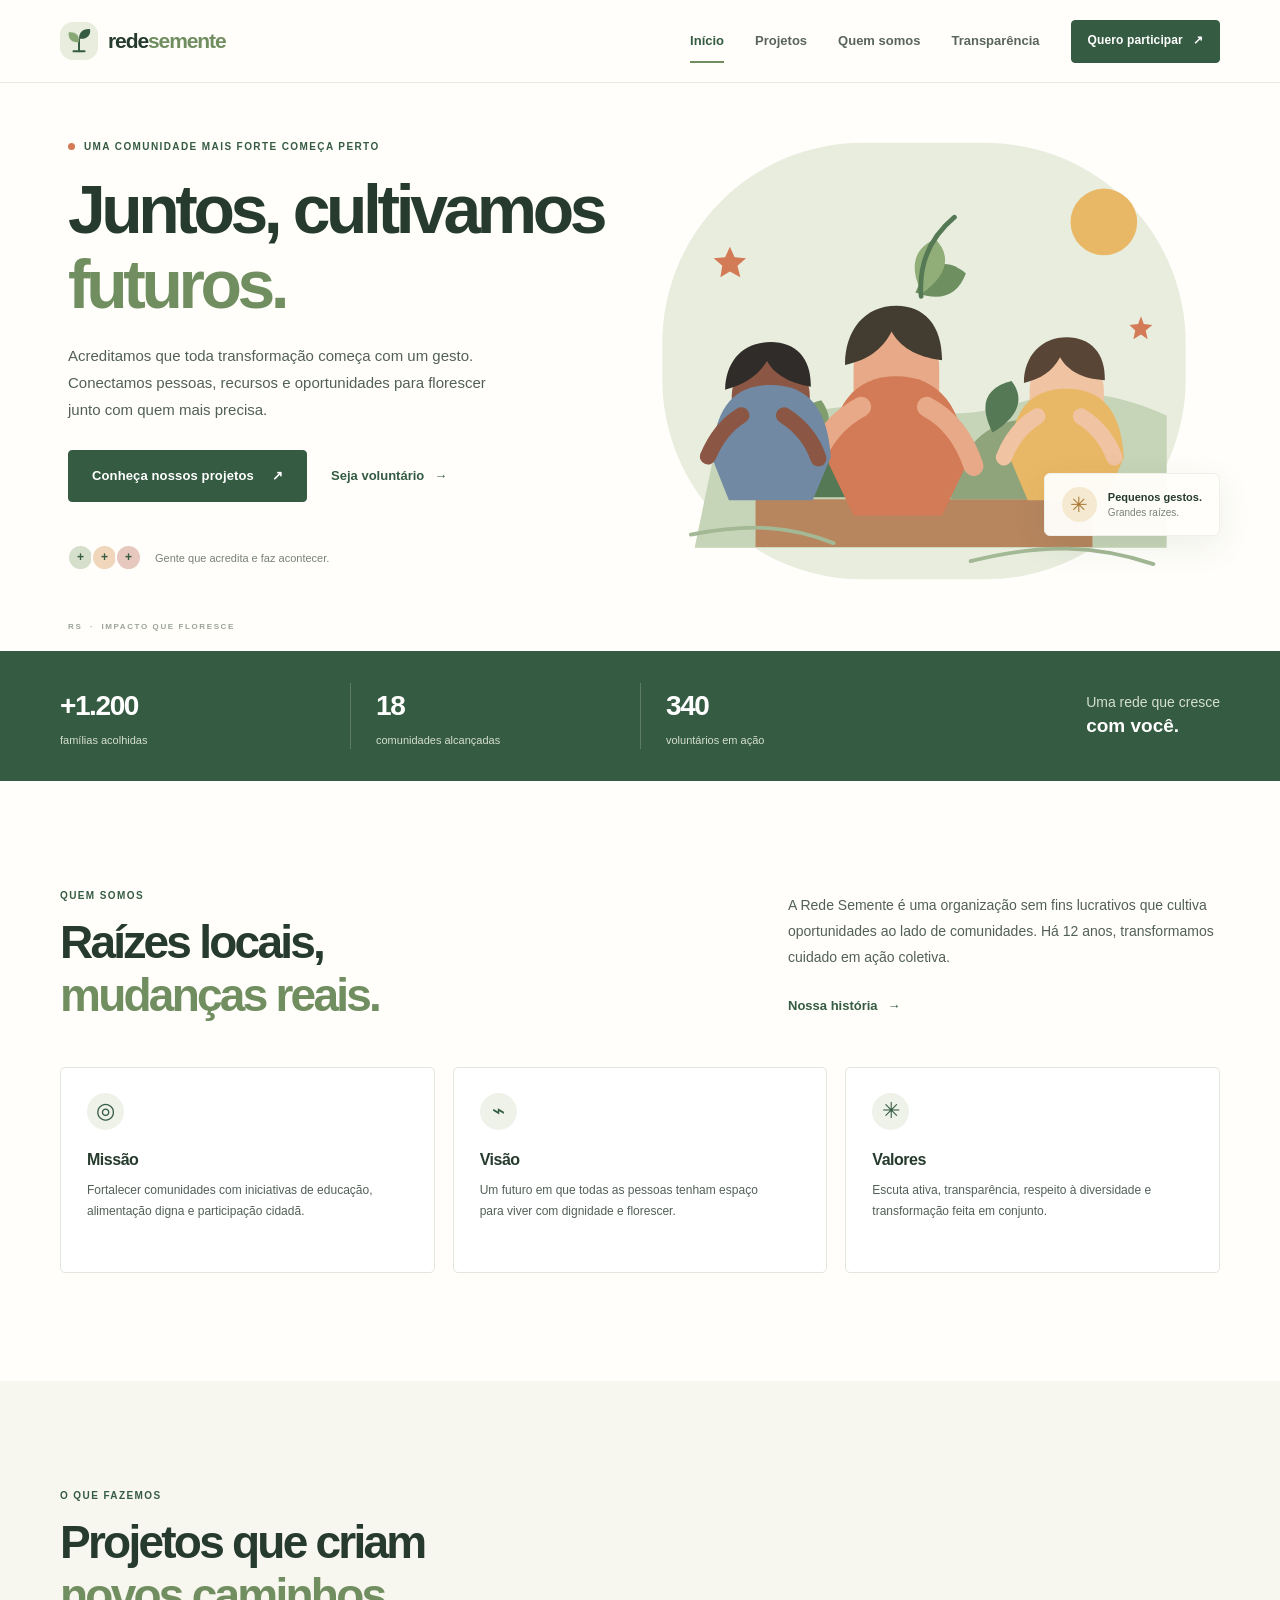
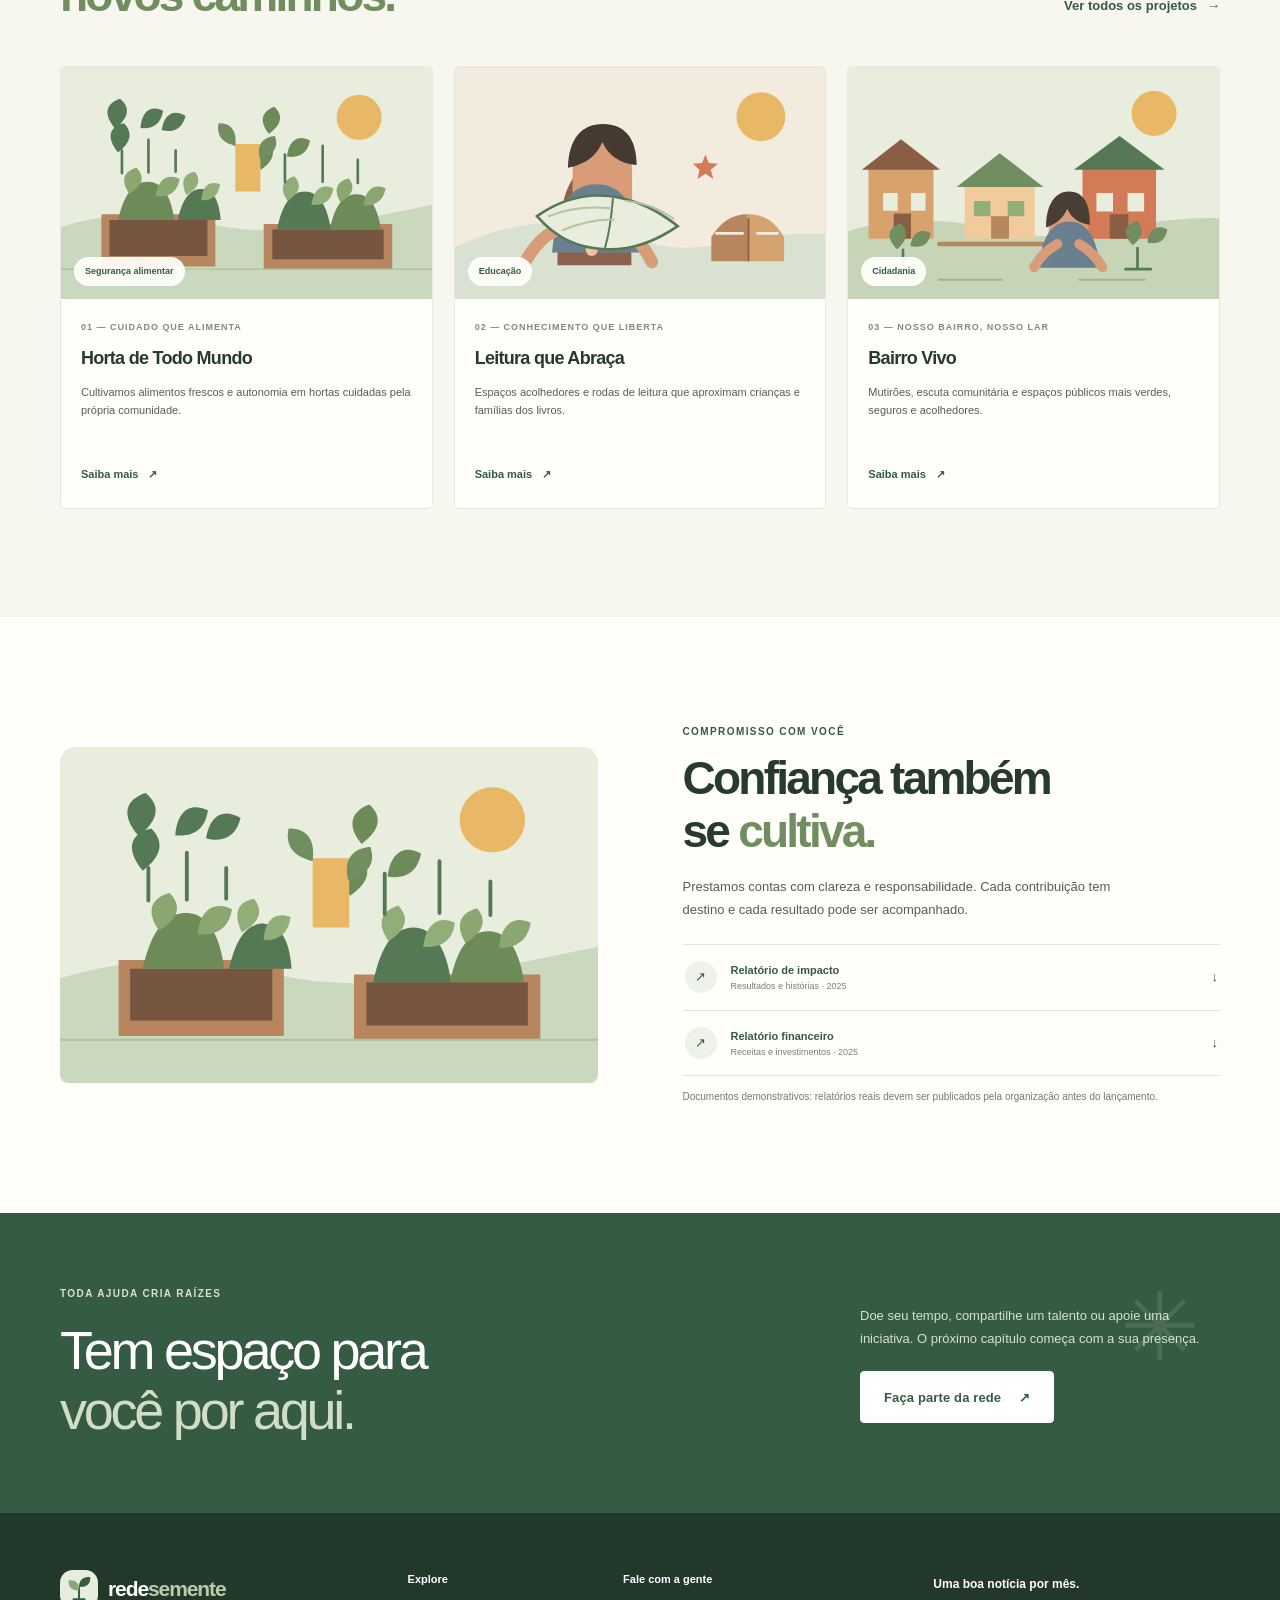
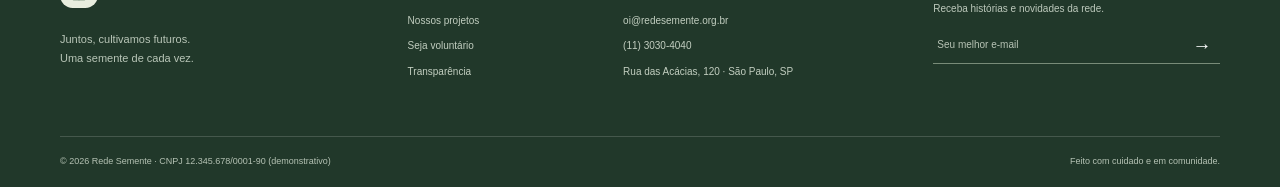
<file: index.html/index.html>
<!doctype html>
<html lang="pt-BR">
  <head>
    <meta charset="utf-8">
    <meta name="viewport" content="width=device-width, initial-scale=1">
    <meta name="description" content="A Rede Semente fortalece comunidades com educação, segurança alimentar e oportunidades para voluntários. Conheça nossos projetos e faça parte.">
    <meta name="theme-color" content="#f7f6ef">
    <meta property="og:title" content="Rede Semente | Juntos, cultivamos futuros">
    <meta property="og:description" content="Ações locais, impacto que floresce. Conheça a Rede Semente, nossos projetos e oportunidades para transformar comunidades.">
    <meta property="og:type" content="website">
    <title>Rede Semente | Juntos, cultivamos futuros</title>
    <link rel="icon" href="assets/semente.svg" type="image/svg+xml">
    <link rel="stylesheet" href="style.css">
    <script src="script.js" defer></script>
  </head>
  <body>
    <a class="skip-link" href="#conteudo">Pular para o conteúdo</a>
    <header class="site-header">
      <div class="container header-inner">
        <a class="brand" href="index.html" aria-label="Rede Semente — início">
          <img src="assets/semente.svg" alt="" width="38" height="38">
          <span>rede<span class="brand-accent">semente</span></span>
        </a>
        <button class="menu-toggle" type="button" aria-expanded="false" aria-controls="site-nav" aria-label="Abrir menu">
          <span></span><span></span><span></span>
        </button>
        <nav class="site-nav" id="site-nav" aria-label="Navegação principal">
          <a class="nav-link active" href="index.html" aria-current="page">Início</a>
          <a class="nav-link" href="projetos.html">Projetos</a>
          <a class="nav-link" href="#sobre">Quem somos</a>
          <a class="nav-link" href="#transparencia">Transparência</a>
          <a class="button button-small" href="cadastro.html">Quero participar <span aria-hidden="true">↗</span></a>
        </nav>
      </div>
    </header>

    <main id="conteudo">
      <section class="hero container">
        <div class="hero-copy">
          <p class="eyebrow"><span class="eyebrow-dot"></span> Uma comunidade mais forte começa perto</p>
          <h1>Juntos, cultivamos <span>futuros.</span></h1>
          <p class="hero-description">Acreditamos que toda transformação começa com um gesto. Conectamos pessoas, recursos e oportunidades para florescer junto com quem mais precisa.</p>
          <div class="hero-actions">
            <a class="button" href="projetos.html">Conheça nossos projetos <span aria-hidden="true">↗</span></a>
            <a class="text-link" href="cadastro.html">Seja voluntário <span aria-hidden="true">→</span></a>
          </div>
          <div class="hero-note"><span class="avatar-stack" aria-hidden="true"><i>+</i><i>+</i><i>+</i></span><span>Gente que acredita e faz acontecer.</span></div>
        </div>
        <div class="hero-art">
          <img src="assets/comunidade.svg" width="620" height="510" fetchpriority="high" alt="Ilustração de pessoas diversas cuidando juntas de uma muda que cresce">
          <div class="floating-note"><span class="note-icon" aria-hidden="true">✳</span><span><strong>Pequenos gestos.</strong><br>Grandes raízes.</span></div>
        </div>
        <div class="hero-bottom-mark" aria-hidden="true">RS&nbsp; · &nbsp;IMPACTO QUE FLORESCE</div>
      </section>

      <section class="impact-strip" aria-label="Nosso impacto">
        <div class="container impact-grid">
          <div><strong>+1.200</strong><span>famílias acolhidas</span></div>
          <div><strong>18</strong><span>comunidades alcançadas</span></div>
          <div><strong>340</strong><span>voluntários em ação</span></div>
          <div class="impact-message">Uma rede que cresce<br><em>com você.</em></div>
        </div>
      </section>

      <section class="section container" id="sobre">
        <div class="section-heading">
          <div><p class="eyebrow">Quem somos</p><h2>Raízes locais,<br><span>mudanças reais.</span></h2></div>
          <div class="section-intro"><p>A Rede Semente é uma organização sem fins lucrativos que cultiva oportunidades ao lado de comunidades. Há 12 anos, transformamos cuidado em ação coletiva.</p><a class="text-link" href="#valores">Nossa história <span aria-hidden="true">→</span></a></div>
        </div>
        <div class="values-grid" id="valores">
          <article class="value-card"><span class="value-icon" aria-hidden="true">◎</span><h3>Missão</h3><p>Fortalecer comunidades com iniciativas de educação, alimentação digna e participação cidadã.</p></article>
          <article class="value-card"><span class="value-icon" aria-hidden="true">⌁</span><h3>Visão</h3><p>Um futuro em que todas as pessoas tenham espaço para viver com dignidade e florescer.</p></article>
          <article class="value-card"><span class="value-icon" aria-hidden="true">✳</span><h3>Valores</h3><p>Escuta ativa, transparência, respeito à diversidade e transformação feita em conjunto.</p></article>
        </div>
      </section>

      <section class="section projects-section" id="destaques">
        <div class="container">
          <div class="section-heading section-heading-tight">
            <div><p class="eyebrow">O que fazemos</p><h2>Projetos que criam<br><span>novos caminhos.</span></h2></div>
            <a class="text-link" href="projetos.html">Ver todos os projetos <span aria-hidden="true">→</span></a>
          </div>
          <div class="project-grid">
            <article class="project-card">
              <a class="project-image" href="projetos.html#horta"><img src="assets/horta.svg" width="560" height="350" loading="lazy" alt="Ilustração de uma horta comunitária com canteiros e verduras"><span class="category-pill">Segurança alimentar</span></a>
              <div class="project-card-body"><p class="project-meta">01 — CUIDADO QUE ALIMENTA</p><h3>Horta de Todo Mundo</h3><p>Cultivamos alimentos frescos e autonomia em hortas cuidadas pela própria comunidade.</p><a class="arrow-link" href="projetos.html#horta" aria-label="Saiba mais sobre Horta de Todo Mundo">Saiba mais <span aria-hidden="true">↗</span></a></div>
            </article>
            <article class="project-card">
              <a class="project-image" href="projetos.html#leitura"><img src="assets/educacao.svg" width="560" height="350" loading="lazy" alt="Ilustração de uma criança lendo um livro aberto"><span class="category-pill">Educação</span></a>
              <div class="project-card-body"><p class="project-meta">02 — CONHECIMENTO QUE LIBERTA</p><h3>Leitura que Abraça</h3><p>Espaços acolhedores e rodas de leitura que aproximam crianças e famílias dos livros.</p><a class="arrow-link" href="projetos.html#leitura" aria-label="Saiba mais sobre Leitura que Abraça">Saiba mais <span aria-hidden="true">↗</span></a></div>
            </article>
            <article class="project-card">
              <a class="project-image" href="projetos.html#bairro"><img src="assets/bairro.svg" width="560" height="350" loading="lazy" alt="Ilustração de vizinhos cuidando juntos de um espaço público"><span class="category-pill">Cidadania</span></a>
              <div class="project-card-body"><p class="project-meta">03 — NOSSO BAIRRO, NOSSO LAR</p><h3>Bairro Vivo</h3><p>Mutirões, escuta comunitária e espaços públicos mais verdes, seguros e acolhedores.</p><a class="arrow-link" href="projetos.html#bairro" aria-label="Saiba mais sobre Bairro Vivo">Saiba mais <span aria-hidden="true">↗</span></a></div>
            </article>
          </div>
        </div>
      </section>

      <section class="section container transparency-section" id="transparencia">
        <div class="transparency-art"><img src="assets/horta.svg" loading="lazy" width="540" height="380" alt="Ilustração de uma horta cultivada em comunidade"></div>
        <div class="transparency-copy"><p class="eyebrow">Compromisso com você</p><h2>Confiança também<br>se <span>cultiva.</span></h2><p>Prestamos contas com clareza e responsabilidade. Cada contribuição tem destino e cada resultado pode ser acompanhado.</p><div class="transparency-links"><a class="document-link" href="projetos.html#transparencia"><span aria-hidden="true">↗</span><span><strong>Relatório de impacto</strong><small>Resultados e histórias · 2025</small></span><span aria-hidden="true">↓</span></a><a class="document-link" href="projetos.html#transparencia"><span aria-hidden="true">↗</span><span><strong>Relatório financeiro</strong><small>Receitas e investimentos · 2025</small></span><span aria-hidden="true">↓</span></a></div><p class="demo-notice">Documentos demonstrativos: relatórios reais devem ser publicados pela organização antes do lançamento.</p></div>
      </section>

      <section class="join-banner">
        <div class="container join-inner"><div><p class="eyebrow">Toda ajuda cria raízes</p><h2>Tem espaço para<br><em>você por aqui.</em></h2></div><div class="join-side"><p>Doe seu tempo, compartilhe um talento ou apoie uma iniciativa. O próximo capítulo começa com a sua presença.</p><a class="button button-light" href="cadastro.html">Faça parte da rede <span aria-hidden="true">↗</span></a></div><span class="join-spark" aria-hidden="true">✳</span></div>
      </section>
    </main>

    <footer class="site-footer">
      <div class="container footer-main">
        <div class="footer-brand"><a class="brand brand-light" href="index.html"><img src="assets/semente.svg" alt="" width="38" height="38"><span>rede<span class="brand-accent">semente</span></span></a><p>Juntos, cultivamos futuros.<br>Uma semente de cada vez.</p></div>
        <div><h2 class="footer-title">Explore</h2><a href="projetos.html">Nossos projetos</a><a href="cadastro.html">Seja voluntário</a><a href="projetos.html#transparencia">Transparência</a></div>
        <div><h2 class="footer-title">Fale com a gente</h2><a href="mailto:oi@redesemente.org.br">oi@redesemente.org.br</a><a href="tel:+551130304040">(11) 3030-4040</a><span>Rua das Acácias, 120 · São Paulo, SP</span></div>
        <form class="newsletter-form" novalidate><label for="newsletter-email">Uma boa notícia por mês.</label><p>Receba histórias e novidades da rede.</p><div class="newsletter-field"><input id="newsletter-email" name="email" type="email" placeholder="Seu melhor e-mail" required autocomplete="email"><button type="submit" aria-label="Inscrever-se na newsletter">→</button></div><p class="form-feedback" aria-live="polite"></p></form>
      </div>
      <div class="container footer-bottom"><span>© <span data-year>2026</span> Rede Semente · CNPJ 12.345.678/0001-90 (demonstrativo)</span><span>Feito com cuidado e em comunidade.</span></div>
    </footer>
  </body>
</html>
</file>
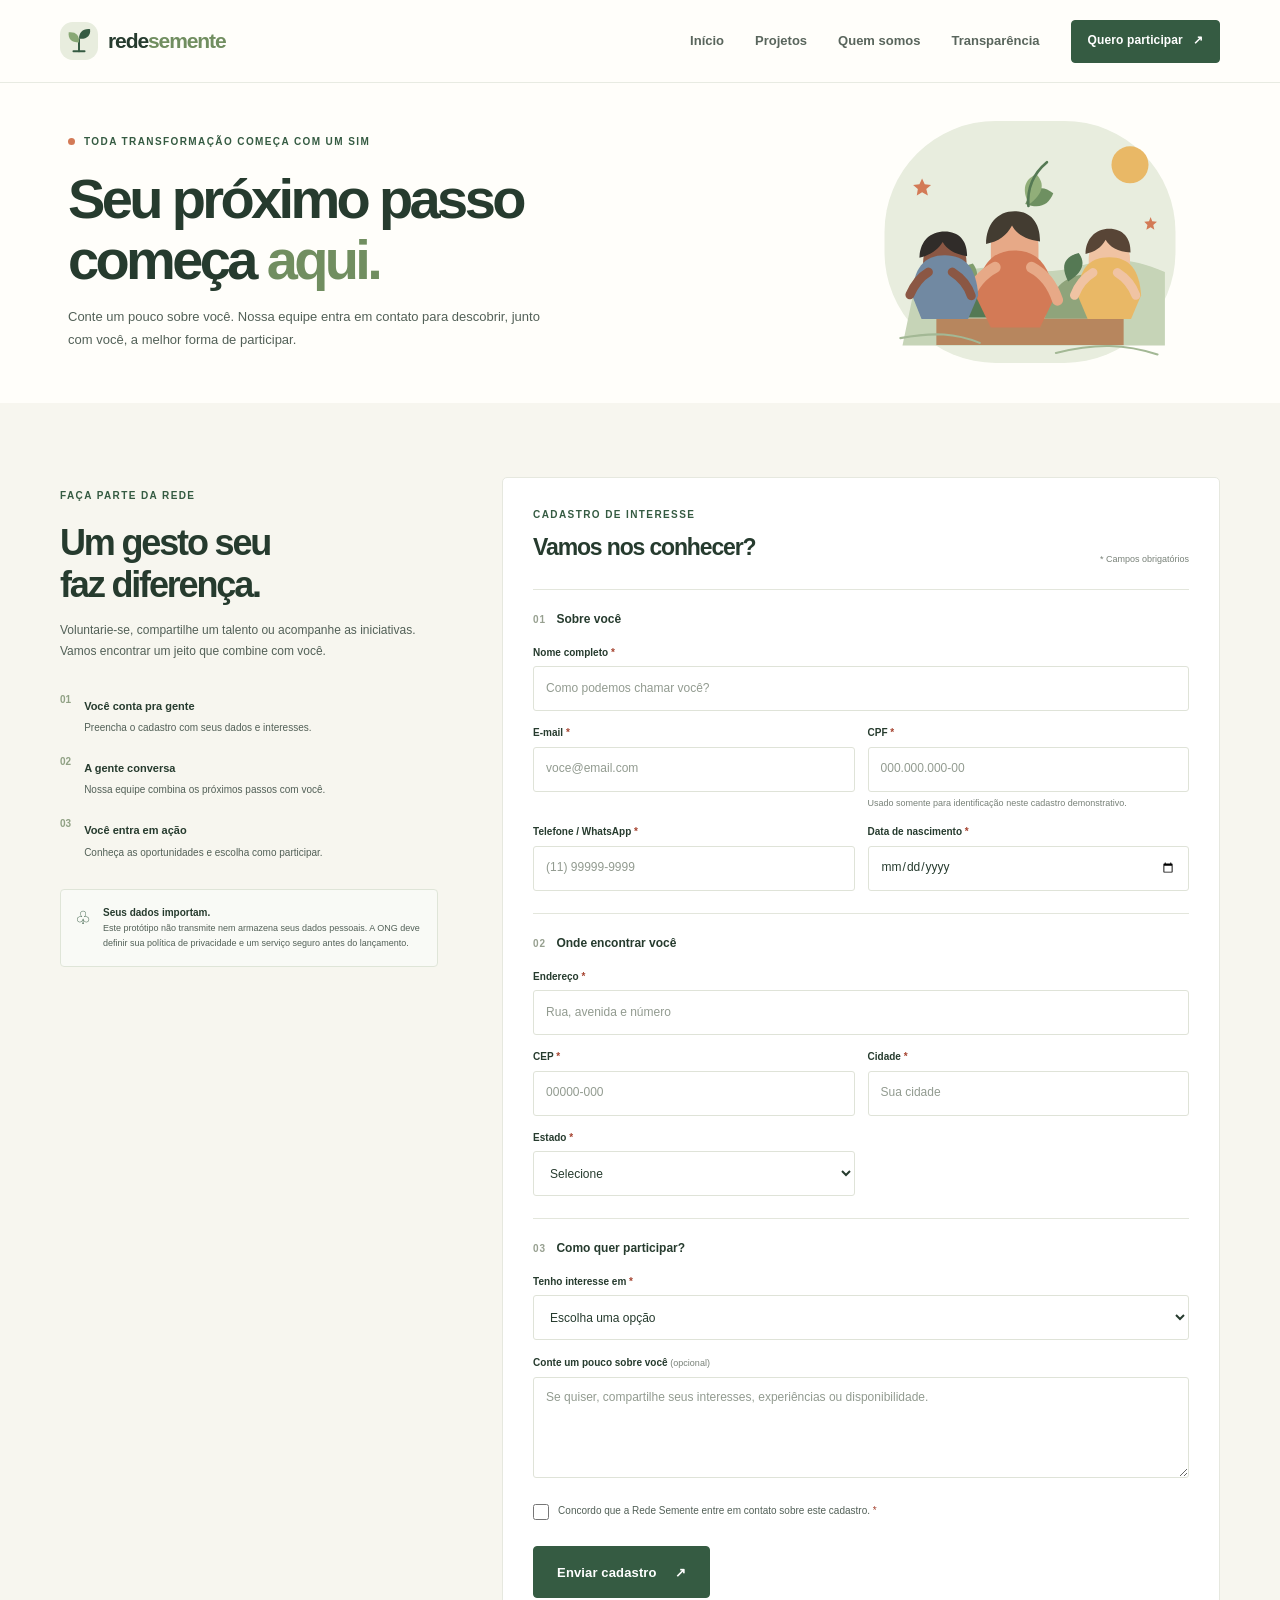
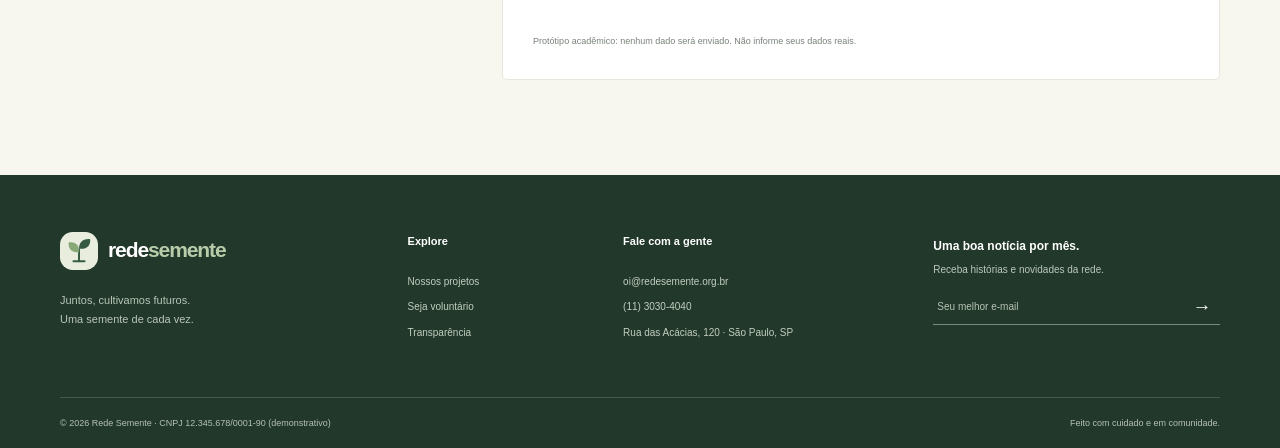
<file: index.html/cadastro.html>
<!doctype html>
<html lang="pt-BR">
  <head>
    <meta charset="utf-8">
    <meta name="viewport" content="width=device-width, initial-scale=1">
    <meta name="description" content="Cadastre seu interesse para participar das ações da Rede Semente como voluntário ou apoiador.">
    <meta name="theme-color" content="#f7f6ef">
    <meta property="og:title" content="Cadastro | Faça parte da Rede Semente">
    <meta property="og:description" content="Conte um pouco sobre você e descubra como participar das iniciativas da Rede Semente.">
    <title>Cadastro | Faça parte da Rede Semente</title>
    <link rel="icon" href="assets/semente.svg" type="image/svg+xml">
    <link rel="stylesheet" href="style.css">
    <script src="script.js" defer></script>
  </head>
  <body>
    <a class="skip-link" href="#conteudo">Pular para o conteúdo</a>
    <header class="site-header">
      <div class="container header-inner">
        <a class="brand" href="index.html" aria-label="Rede Semente — início"><img src="assets/semente.svg" alt="" width="38" height="38"><span>rede<span class="brand-accent">semente</span></span></a>
        <button class="menu-toggle" type="button" aria-expanded="false" aria-controls="site-nav" aria-label="Abrir menu"><span></span><span></span><span></span></button>
        <nav class="site-nav" id="site-nav" aria-label="Navegação principal"><a class="nav-link" href="index.html">Início</a><a class="nav-link" href="projetos.html">Projetos</a><a class="nav-link" href="index.html#sobre">Quem somos</a><a class="nav-link" href="projetos.html#transparencia">Transparência</a><a class="button button-small active" href="cadastro.html" aria-current="page">Quero participar <span aria-hidden="true">↗</span></a></nav>
      </div>
    </header>
    <main id="conteudo">
      <section class="registration-hero container"><div><p class="eyebrow"><span class="eyebrow-dot"></span> Toda transformação começa com um sim</p><h1>Seu próximo passo<br>começa <span>aqui.</span></h1><p>Conte um pouco sobre você. Nossa equipe entra em contato para descobrir, junto com você, a melhor forma de participar.</p></div><img src="assets/comunidade.svg" width="440" height="360" fetchpriority="high" alt="Membros da comunidade cuidam de uma pequena planta juntos"></section>
      <section class="registration-section">
        <div class="container registration-layout">
          <aside class="registration-aside"><p class="eyebrow">Faça parte da rede</p><h2>Um gesto seu<br>faz <span>diferença.</span></h2><p>Voluntarie-se, compartilhe um talento ou acompanhe as iniciativas. Vamos encontrar um jeito que combine com você.</p><div class="aside-detail"><span aria-hidden="true">01</span><div><strong>Você conta pra gente</strong><p>Preencha o cadastro com seus dados e interesses.</p></div></div><div class="aside-detail"><span aria-hidden="true">02</span><div><strong>A gente conversa</strong><p>Nossa equipe combina os próximos passos com você.</p></div></div><div class="aside-detail"><span aria-hidden="true">03</span><div><strong>Você entra em ação</strong><p>Conheça as oportunidades e escolha como participar.</p></div></div><div class="privacy-card"><span aria-hidden="true">♧</span><p><strong>Seus dados importam.</strong><br>Este protótipo não transmite nem armazena seus dados pessoais. A ONG deve definir sua política de privacidade e um serviço seguro antes do lançamento.</p></div></aside>
          <form class="registration-form" id="registration-form" novalidate>
            <div class="form-heading"><div><p class="eyebrow">Cadastro de interesse</p><h2>Vamos nos conhecer?</h2></div><span class="required-note">* Campos obrigatórios</span></div>
            <fieldset class="form-group"><legend>01 <span>Sobre você</span></legend>
              <div class="form-grid"><div class="form-field form-field-full"><label for="nome">Nome completo <span>*</span></label><input class="text-input" id="nome" name="nome" type="text" autocomplete="name" minlength="3" maxlength="120" placeholder="Como podemos chamar você?" required></div>
                <div class="form-field"><label for="email">E-mail <span>*</span></label><input class="text-input" id="email" name="email" type="email" autocomplete="email" maxlength="254" placeholder="voce@email.com" required></div>
                <div class="form-field"><label for="cpf">CPF <span>*</span></label><input class="text-input" id="cpf" name="cpf" type="text" inputmode="numeric" autocomplete="off" placeholder="000.000.000-00" maxlength="14" pattern="[0-9]{3}\.[0-9]{3}\.[0-9]{3}-[0-9]{2}" aria-describedby="cpf-hint" required><small id="cpf-hint">Usado somente para identificação neste cadastro demonstrativo.</small></div>
                <div class="form-field"><label for="telefone">Telefone / WhatsApp <span>*</span></label><input class="text-input" id="telefone" name="telefone" type="tel" inputmode="tel" autocomplete="tel" placeholder="(11) 99999-9999" maxlength="15" pattern="\([0-9]{2}\) [0-9]{4,5}-[0-9]{4}" required></div>
                <div class="form-field"><label for="nascimento">Data de nascimento <span>*</span></label><input class="text-input" id="nascimento" name="nascimento" type="date" autocomplete="bday" required></div>
              </div>
            </fieldset>
            <fieldset class="form-group"><legend>02 <span>Onde encontrar você</span></legend>
              <div class="form-grid"><div class="form-field form-field-full"><label for="endereco">Endereço <span>*</span></label><input class="text-input" id="endereco" name="endereco" type="text" autocomplete="street-address" minlength="5" maxlength="160" placeholder="Rua, avenida e número" required></div>
                <div class="form-field"><label for="cep">CEP <span>*</span></label><input class="text-input" id="cep" name="cep" type="text" inputmode="numeric" autocomplete="postal-code" placeholder="00000-000" maxlength="9" pattern="[0-9]{5}-[0-9]{3}" required></div>
                <div class="form-field"><label for="cidade">Cidade <span>*</span></label><input class="text-input" id="cidade" name="cidade" type="text" autocomplete="address-level2" maxlength="80" placeholder="Sua cidade" required></div>
                <div class="form-field"><label for="estado">Estado <span>*</span></label><select class="text-input" id="estado" name="estado" autocomplete="address-level1" required><option value="">Selecione</option><option value="AC">Acre (AC)</option><option value="AL">Alagoas (AL)</option><option value="AP">Amapá (AP)</option><option value="AM">Amazonas (AM)</option><option value="BA">Bahia (BA)</option><option value="CE">Ceará (CE)</option><option value="DF">Distrito Federal (DF)</option><option value="ES">Espírito Santo (ES)</option><option value="GO">Goiás (GO)</option><option value="MA">Maranhão (MA)</option><option value="MT">Mato Grosso (MT)</option><option value="MS">Mato Grosso do Sul (MS)</option><option value="MG">Minas Gerais (MG)</option><option value="PA">Pará (PA)</option><option value="PB">Paraíba (PB)</option><option value="PR">Paraná (PR)</option><option value="PE">Pernambuco (PE)</option><option value="PI">Piauí (PI)</option><option value="RJ">Rio de Janeiro (RJ)</option><option value="RN">Rio Grande do Norte (RN)</option><option value="RS">Rio Grande do Sul (RS)</option><option value="RO">Rondônia (RO)</option><option value="RR">Roraima (RR)</option><option value="SC">Santa Catarina (SC)</option><option value="SP">São Paulo (SP)</option><option value="SE">Sergipe (SE)</option><option value="TO">Tocantins (TO)</option></select></div>
              </div>
            </fieldset>
            <fieldset class="form-group"><legend>03 <span>Como quer participar?</span></legend>
              <div class="form-field"><label for="interesse">Tenho interesse em <span>*</span></label><select class="text-input" id="interesse" name="interesse" required><option value="">Escolha uma opção</option><option value="voluntariado">Ser voluntário(a)</option><option value="doacao">Apoiar com doações</option><option value="parceria">Propor uma parceria</option><option value="novidades">Receber novidades</option></select></div>
              <div class="form-field form-field-spaced"><label for="mensagem">Conte um pouco sobre você <span class="optional-label">(opcional)</span></label><textarea class="text-input" id="mensagem" name="mensagem" rows="4" maxlength="500" placeholder="Se quiser, compartilhe seus interesses, experiências ou disponibilidade."></textarea></div>
              <label class="checkbox-label"><input type="checkbox" name="consentimento" required><span>Concordo que a Rede Semente entre em contato sobre este cadastro. <span>*</span></span></label>
            </fieldset>
            <div class="form-submit"><button class="button" type="submit">Enviar cadastro <span aria-hidden="true">↗</span></button><p class="form-feedback" aria-live="polite"></p><small>Protótipo acadêmico: nenhum dado será enviado. Não informe seus dados reais.</small></div>
          </form>
        </div>
      </section>
    </main>
    <footer class="site-footer"><div class="container footer-main"><div class="footer-brand"><a class="brand brand-light" href="index.html"><img src="assets/semente.svg" alt="" width="38" height="38"><span>rede<span class="brand-accent">semente</span></span></a><p>Juntos, cultivamos futuros.<br>Uma semente de cada vez.</p></div><div><h2 class="footer-title">Explore</h2><a href="projetos.html">Nossos projetos</a><a href="cadastro.html">Seja voluntário</a><a href="projetos.html#transparencia">Transparência</a></div><div><h2 class="footer-title">Fale com a gente</h2><a href="mailto:oi@redesemente.org.br">oi@redesemente.org.br</a><a href="tel:+551130304040">(11) 3030-4040</a><span>Rua das Acácias, 120 · São Paulo, SP</span></div><form class="newsletter-form" novalidate><label for="newsletter-email">Uma boa notícia por mês.</label><p>Receba histórias e novidades da rede.</p><div class="newsletter-field"><input id="newsletter-email" name="email" type="email" placeholder="Seu melhor e-mail" required autocomplete="email"><button type="submit" aria-label="Inscrever-se na newsletter">→</button></div><p class="form-feedback" aria-live="polite"></p></form></div><div class="container footer-bottom"><span>© <span data-year>2026</span> Rede Semente · CNPJ 12.345.678/0001-90 (demonstrativo)</span><span>Feito com cuidado e em comunidade.</span></div></footer>
  </body>
</html>
</file>
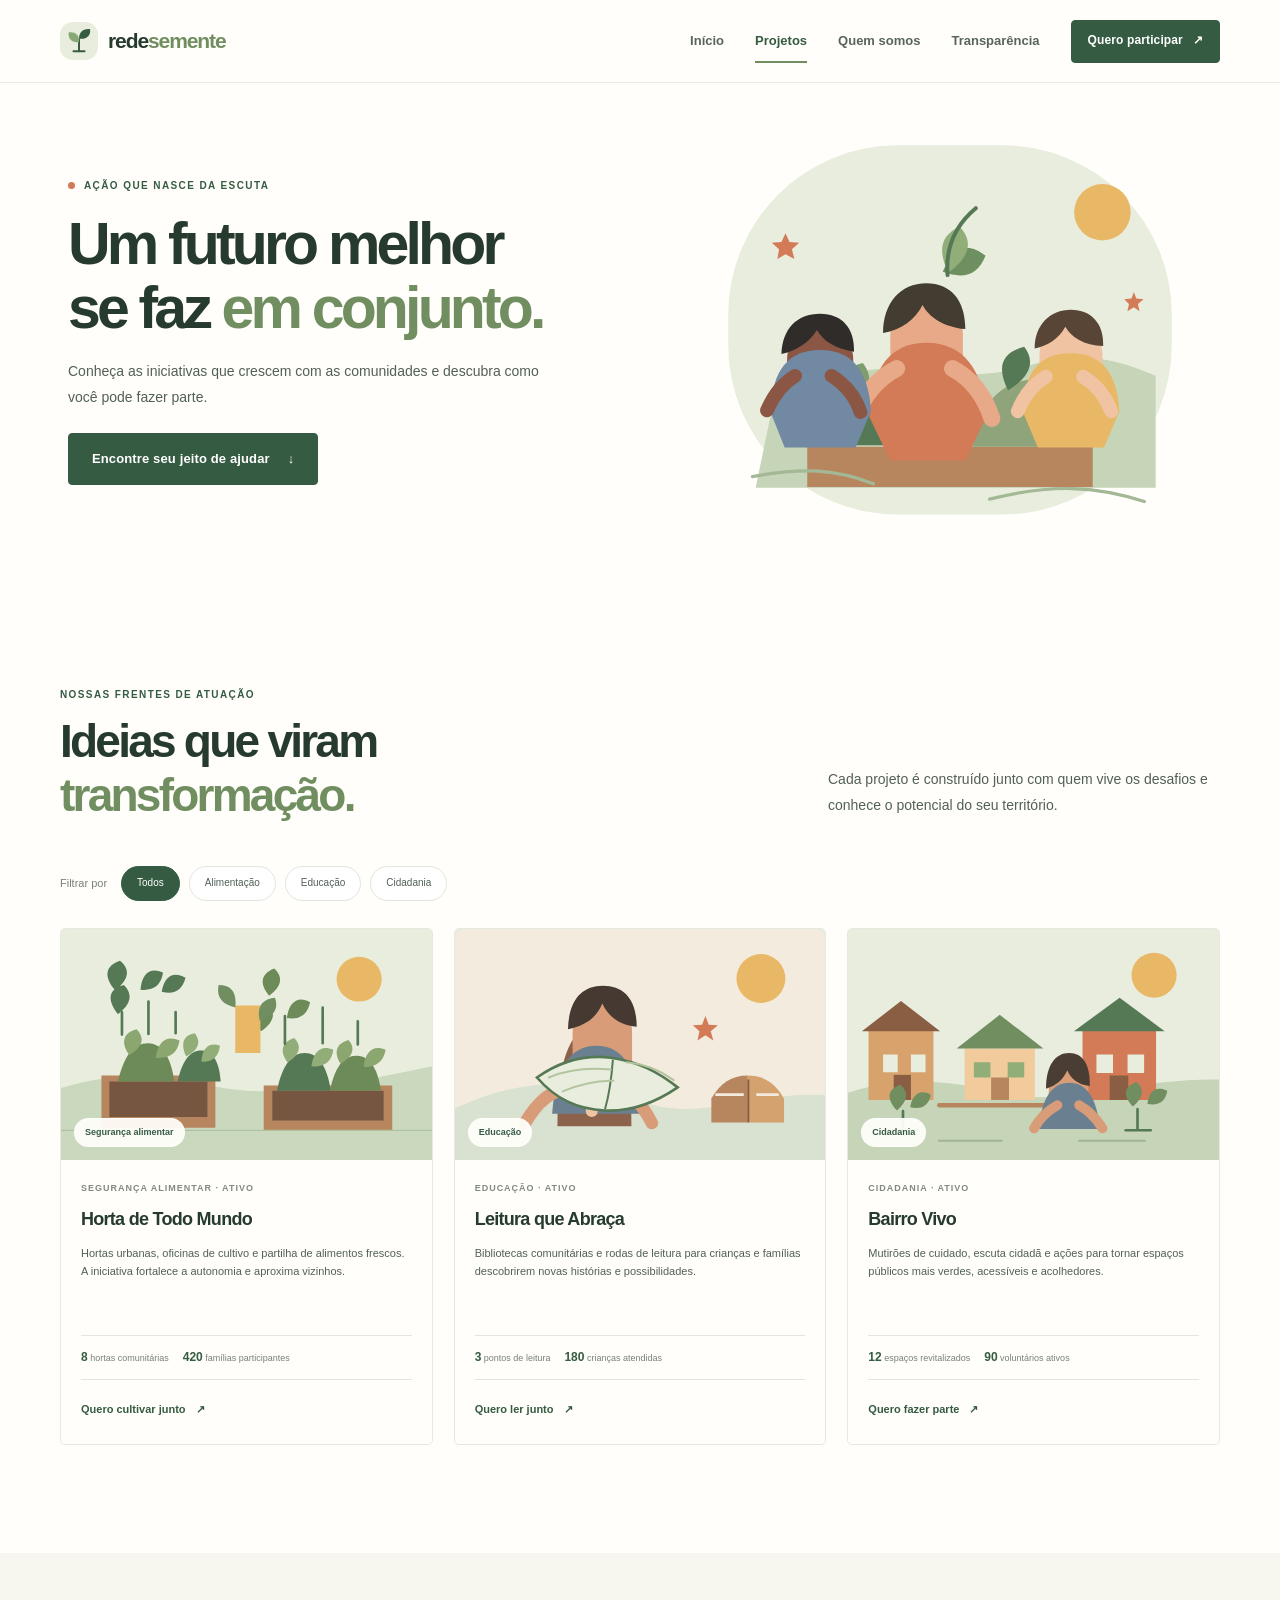
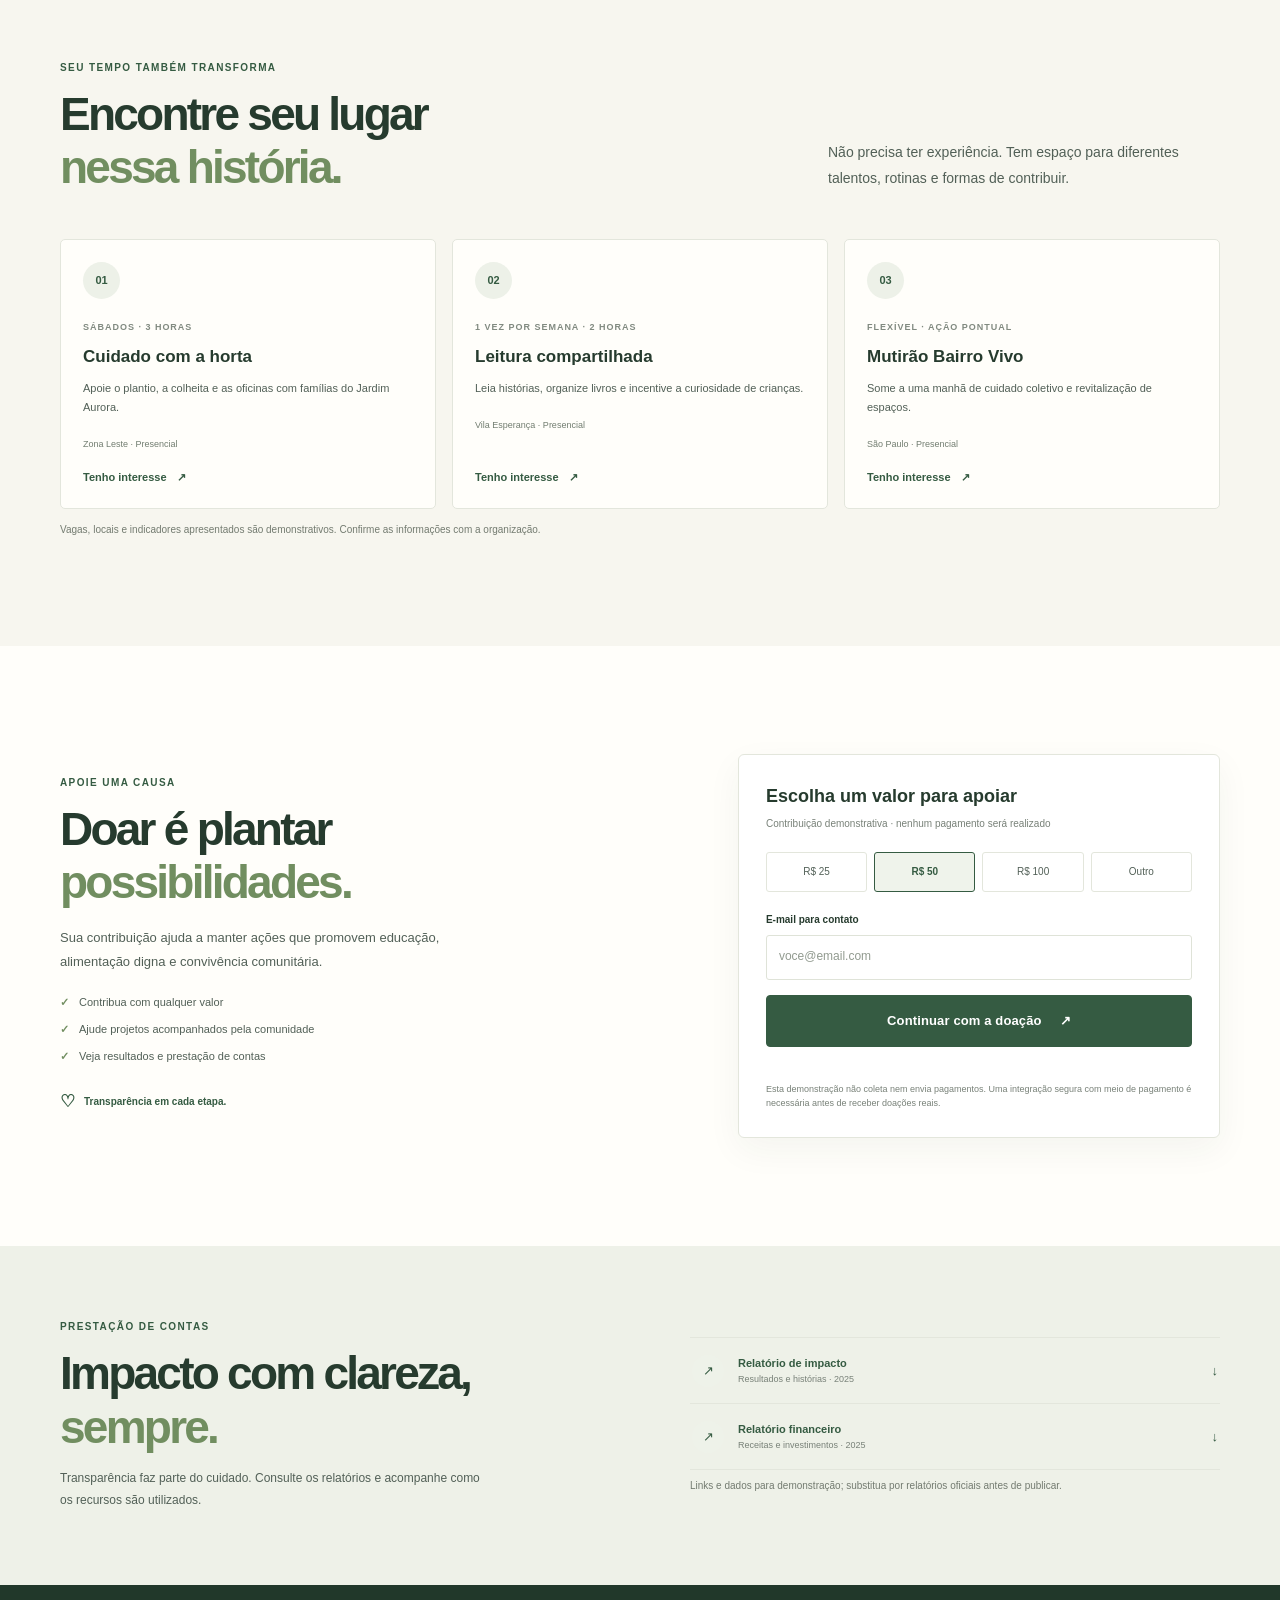
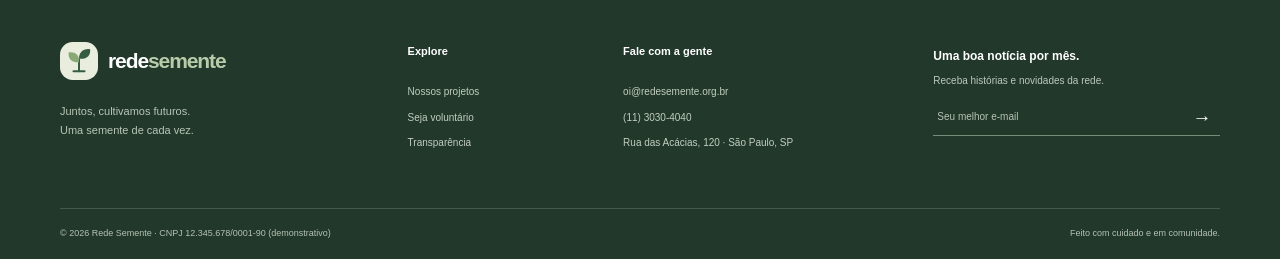
<file: index.html/projetos.html>
<!doctype html>
<html lang="pt-BR">
  <head>
    <meta charset="utf-8">
    <meta name="viewport" content="width=device-width, initial-scale=1">
    <meta name="description" content="Conheça os projetos sociais da Rede Semente, encontre oportunidades de voluntariado e saiba como apoiar nossas ações.">
    <meta name="theme-color" content="#f7f6ef">
    <meta property="og:title" content="Projetos sociais | Rede Semente">
    <meta property="og:description" content="Descubra projetos de educação, segurança alimentar e cidadania.">
    <title>Projetos sociais | Rede Semente</title>
    <link rel="icon" href="assets/semente.svg" type="image/svg+xml">
    <link rel="stylesheet" href="style.css">
    <script src="script.js" defer></script>
  </head>
  <body>
    <a class="skip-link" href="#conteudo">Pular para o conteúdo</a>
    <header class="site-header">
      <div class="container header-inner">
        <a class="brand" href="index.html" aria-label="Rede Semente — início"><img src="assets/semente.svg" alt="" width="38" height="38"><span>rede<span class="brand-accent">semente</span></span></a>
        <button class="menu-toggle" type="button" aria-expanded="false" aria-controls="site-nav" aria-label="Abrir menu"><span></span><span></span><span></span></button>
        <nav class="site-nav" id="site-nav" aria-label="Navegação principal">
          <a class="nav-link" href="index.html">Início</a>
          <a class="nav-link active" href="projetos.html" aria-current="page">Projetos</a>
          <a class="nav-link" href="index.html#sobre">Quem somos</a>
          <a class="nav-link" href="#transparencia">Transparência</a>
          <a class="button button-small" href="cadastro.html">Quero participar <span aria-hidden="true">↗</span></a>
        </nav>
      </div>
    </header>
    <main id="conteudo">
      <section class="page-hero container">
        <div class="page-hero-copy"><p class="eyebrow"><span class="eyebrow-dot"></span> Ação que nasce da escuta</p><h1>Um futuro melhor<br>se faz <span>em conjunto.</span></h1><p>Conheça as iniciativas que crescem com as comunidades e descubra como você pode fazer parte.</p><a class="button" href="#oportunidades">Encontre seu jeito de ajudar <span aria-hidden="true">↓</span></a></div>
        <div class="page-hero-image"><img src="assets/comunidade.svg" width="620" height="510" fetchpriority="high" alt="Pessoas cultivam uma muda em conjunto"></div>
      </section>

      <section class="section container" id="projetos">
        <div class="section-heading"><div><p class="eyebrow">Nossas frentes de atuação</p><h2>Ideias que viram<br><span>transformação.</span></h2></div><p class="section-intro standalone-intro">Cada projeto é construído junto com quem vive os desafios e conhece o potencial do seu território.</p></div>
        <div class="filter-bar" role="group" aria-label="Filtrar projetos por categoria">
          <span>Filtrar por</span><button class="filter-button active" type="button" data-filter="todos" aria-pressed="true">Todos</button><button class="filter-button" type="button" data-filter="alimentacao" aria-pressed="false">Alimentação</button><button class="filter-button" type="button" data-filter="educacao" aria-pressed="false">Educação</button><button class="filter-button" type="button" data-filter="cidadania" aria-pressed="false">Cidadania</button>
        </div>
        <div class="project-grid project-grid-page">
          <article class="project-card project-item" data-category="alimentacao" id="horta">
            <a class="project-image" href="#horta"><img src="assets/horta.svg" width="560" height="350" loading="lazy" alt="Horta comunitária com canteiros de vegetais"><span class="category-pill">Segurança alimentar</span></a>
            <div class="project-card-body"><p class="project-meta">SEGURANÇA ALIMENTAR · ATIVO</p><h3>Horta de Todo Mundo</h3><p>Hortas urbanas, oficinas de cultivo e partilha de alimentos frescos. A iniciativa fortalece a autonomia e aproxima vizinhos.</p><div class="project-stats"><span><strong>8</strong> hortas comunitárias</span><span><strong>420</strong> famílias participantes</span></div><a class="arrow-link" href="cadastro.html?interesse=voluntariado">Quero cultivar junto <span aria-hidden="true">↗</span></a></div>
          </article>
          <article class="project-card project-item" data-category="educacao" id="leitura">
            <a class="project-image" href="#leitura"><img src="assets/educacao.svg" width="560" height="350" loading="lazy" alt="Criança lendo um livro aberto"><span class="category-pill">Educação</span></a>
            <div class="project-card-body"><p class="project-meta">EDUCAÇÃO · ATIVO</p><h3>Leitura que Abraça</h3><p>Bibliotecas comunitárias e rodas de leitura para crianças e famílias descobrirem novas histórias e possibilidades.</p><div class="project-stats"><span><strong>3</strong> pontos de leitura</span><span><strong>180</strong> crianças atendidas</span></div><a class="arrow-link" href="cadastro.html?interesse=voluntariado">Quero ler junto <span aria-hidden="true">↗</span></a></div>
          </article>
          <article class="project-card project-item" data-category="cidadania" id="bairro">
            <a class="project-image" href="#bairro"><img src="assets/bairro.svg" width="560" height="350" loading="lazy" alt="Vizinhos revitalizando juntos uma praça do bairro"><span class="category-pill">Cidadania</span></a>
            <div class="project-card-body"><p class="project-meta">CIDADANIA · ATIVO</p><h3>Bairro Vivo</h3><p>Mutirões de cuidado, escuta cidadã e ações para tornar espaços públicos mais verdes, acessíveis e acolhedores.</p><div class="project-stats"><span><strong>12</strong> espaços revitalizados</span><span><strong>90</strong> voluntários ativos</span></div><a class="arrow-link" href="cadastro.html?interesse=voluntariado">Quero fazer parte <span aria-hidden="true">↗</span></a></div>
          </article>
        </div>
      </section>

      <section class="section opportunity-section" id="oportunidades">
        <div class="container">
          <div class="section-heading"><div><p class="eyebrow">Seu tempo também transforma</p><h2>Encontre seu lugar<br><span>nessa história.</span></h2></div><p class="section-intro standalone-intro">Não precisa ter experiência. Tem espaço para diferentes talentos, rotinas e formas de contribuir.</p></div>
          <div class="opportunity-grid">
            <article class="opportunity-card"><span class="opportunity-icon" aria-hidden="true">01</span><div><p class="project-meta">SÁBADOS · 3 HORAS</p><h3>Cuidado com a horta</h3><p>Apoie o plantio, a colheita e as oficinas com famílias do Jardim Aurora.</p><span class="opportunity-tag">Zona Leste · Presencial</span></div><a class="arrow-link" href="cadastro.html?interesse=voluntariado">Tenho interesse <span aria-hidden="true">↗</span></a></article>
            <article class="opportunity-card"><span class="opportunity-icon" aria-hidden="true">02</span><div><p class="project-meta">1 VEZ POR SEMANA · 2 HORAS</p><h3>Leitura compartilhada</h3><p>Leia histórias, organize livros e incentive a curiosidade de crianças.</p><span class="opportunity-tag">Vila Esperança · Presencial</span></div><a class="arrow-link" href="cadastro.html?interesse=voluntariado">Tenho interesse <span aria-hidden="true">↗</span></a></article>
            <article class="opportunity-card"><span class="opportunity-icon" aria-hidden="true">03</span><div><p class="project-meta">FLEXÍVEL · AÇÃO PONTUAL</p><h3>Mutirão Bairro Vivo</h3><p>Some a uma manhã de cuidado coletivo e revitalização de espaços.</p><span class="opportunity-tag">São Paulo · Presencial</span></div><a class="arrow-link" href="cadastro.html?interesse=voluntariado">Tenho interesse <span aria-hidden="true">↗</span></a></article>
          </div>
          <p class="demo-notice">Vagas, locais e indicadores apresentados são demonstrativos. Confirme as informações com a organização.</p>
        </div>
      </section>

      <section class="section container donate-section" id="doar">
        <div class="donate-copy"><p class="eyebrow">Apoie uma causa</p><h2>Doar é plantar<br><span>possibilidades.</span></h2><p>Sua contribuição ajuda a manter ações que promovem educação, alimentação digna e convivência comunitária.</p><ul class="check-list"><li>Contribua com qualquer valor</li><li>Ajude projetos acompanhados pela comunidade</li><li>Veja resultados e prestação de contas</li></ul><div class="secure-note"><span aria-hidden="true">♡</span> Transparência em cada etapa.</div></div>
        <form class="donation-card" id="donation-form">
          <h3>Escolha um valor para apoiar</h3><p>Contribuição demonstrativa · nenhum pagamento será realizado</p>
          <fieldset class="amount-options"><legend class="visually-hidden">Valor da contribuição</legend><label><input type="radio" name="valor" value="25"><span>R$ 25</span></label><label><input type="radio" name="valor" value="50" checked><span>R$ 50</span></label><label><input type="radio" name="valor" value="100"><span>R$ 100</span></label><label><input type="radio" name="valor" value="outro"><span>Outro</span></label></fieldset>
          <label class="field-label" for="donation-email">E-mail para contato</label><input class="text-input" id="donation-email" type="email" name="email" autocomplete="email" placeholder="voce@email.com" required>
          <button class="button button-full" type="submit">Continuar com a doação <span aria-hidden="true">↗</span></button><p class="form-feedback" aria-live="polite"></p><p class="privacy-note">Esta demonstração não coleta nem envia pagamentos. Uma integração segura com meio de pagamento é necessária antes de receber doações reais.</p>
        </form>
      </section>

      <section class="section transparency-band" id="transparencia">
        <div class="container transparency-band-inner"><div><p class="eyebrow">Prestação de contas</p><h2>Impacto com clareza,<br><span>sempre.</span></h2><p>Transparência faz parte do cuidado. Consulte os relatórios e acompanhe como os recursos são utilizados.</p></div><div class="transparency-links"><a class="document-link" href="#transparencia"><span aria-hidden="true">↗</span><span><strong>Relatório de impacto</strong><small>Resultados e histórias · 2025</small></span><span aria-hidden="true">↓</span></a><a class="document-link" href="#transparencia"><span aria-hidden="true">↗</span><span><strong>Relatório financeiro</strong><small>Receitas e investimentos · 2025</small></span><span aria-hidden="true">↓</span></a><p class="demo-notice">Links e dados para demonstração; substitua por relatórios oficiais antes de publicar.</p></div></div>
      </section>
    </main>
    <footer class="site-footer">
      <div class="container footer-main">
        <div class="footer-brand"><a class="brand brand-light" href="index.html"><img src="assets/semente.svg" alt="" width="38" height="38"><span>rede<span class="brand-accent">semente</span></span></a><p>Juntos, cultivamos futuros.<br>Uma semente de cada vez.</p></div>
        <div><h2 class="footer-title">Explore</h2><a href="projetos.html">Nossos projetos</a><a href="cadastro.html">Seja voluntário</a><a href="#transparencia">Transparência</a></div>
        <div><h2 class="footer-title">Fale com a gente</h2><a href="mailto:oi@redesemente.org.br">oi@redesemente.org.br</a><a href="tel:+551130304040">(11) 3030-4040</a><span>Rua das Acácias, 120 · São Paulo, SP</span></div>
        <form class="newsletter-form" novalidate><label for="newsletter-email">Uma boa notícia por mês.</label><p>Receba histórias e novidades da rede.</p><div class="newsletter-field"><input id="newsletter-email" name="email" type="email" placeholder="Seu melhor e-mail" required autocomplete="email"><button type="submit" aria-label="Inscrever-se na newsletter">→</button></div><p class="form-feedback" aria-live="polite"></p></form>
      </div>
      <div class="container footer-bottom"><span>© <span data-year>2026</span> Rede Semente · CNPJ 12.345.678/0001-90 (demonstrativo)</span><span>Feito com cuidado e em comunidade.</span></div>
    </footer>
  </body>
</html>
</file>
<file: index.html/style.css>
:root {
  color-scheme: light;
  --ink: #263b2e;
  --body: #526057;
  --muted: #788178;
  --green: #355b42;
  --green-dark: #294833;
  --leaf: #718e60;
  --cream: #f7f6ef;
  --paper: #fffefa;
  --line: #e3e6dc;
  --peach: #d37a56;
  --gold: #e9b866;
  --font-body: "Segoe UI", Arial, sans-serif;
  --font-display: "Segoe UI", Arial, sans-serif;
}

* { box-sizing: border-box; }
html { scroll-behavior: smooth; scroll-padding-top: 92px; }
body { margin: 0; background: var(--paper); color: var(--ink); font-family: var(--font-body); font-size: 16px; line-height: 1.65; -webkit-font-smoothing: antialiased; }
img { display: block; max-width: 100%; height: auto; }
a { color: inherit; text-decoration: none; }
button, input, select, textarea { font: inherit; }
button, a, input, select, textarea { -webkit-tap-highlight-color: transparent; }
a:focus-visible, button:focus-visible, input:focus-visible, select:focus-visible, textarea:focus-visible { outline: 3px solid #bf7148; outline-offset: 3px; }
::selection { color: #fff; background: var(--green); }
.container { width: min(1160px, calc(100% - 48px)); margin-inline: auto; }
.visually-hidden { position: absolute; width: 1px; height: 1px; overflow: hidden; clip: rect(0, 0, 0, 0); white-space: nowrap; clip-path: inset(50%); }
.skip-link { position: fixed; z-index: 20; top: 12px; left: 12px; padding: 10px 16px; transform: translateY(-160%); border-radius: 6px; background: var(--green); color: white; }
.skip-link:focus { transform: translateY(0); }

.site-header { position: sticky; z-index: 10; top: 0; border-bottom: 1px solid rgba(227, 230, 220, .8); background: rgba(255, 254, 250, .96); backdrop-filter: blur(14px); }
.header-inner { display: flex; min-height: 82px; align-items: center; justify-content: space-between; gap: 30px; }
.brand { display: inline-flex; align-items: center; gap: 10px; color: var(--ink); font-family: var(--font-display); font-size: 21px; font-weight: 800; letter-spacing: -1.1px; white-space: nowrap; }
.brand img { width: 38px; height: 38px; }
.brand-accent { color: var(--leaf); }
.site-nav { display: flex; align-items: center; gap: 31px; }
.nav-link { position: relative; color: #59655c; font-size: 13px; font-weight: 600; transition: color .2s ease; }
.nav-link:hover, .nav-link.active { color: var(--green); }
.nav-link.active:not(.button)::after { position: absolute; right: 0; bottom: -11px; left: 0; height: 2px; background: var(--leaf); content: ""; }
.button { display: inline-flex; min-height: 52px; align-items: center; justify-content: center; gap: 18px; padding: 0 23px; border: 1px solid var(--green); border-radius: 4px; background: var(--green); color: #fff; font-size: 13px; font-weight: 700; letter-spacing: .01em; transition: background .2s ease, border-color .2s ease, transform .2s ease; cursor: pointer; }
.button:hover { transform: translateY(-2px); border-color: var(--green-dark); background: var(--green-dark); }
.button-small { min-height: 43px; gap: 10px; padding-inline: 16px; font-size: 12px; }
.button-light { border-color: #fff; background: #fff; color: var(--green); }
.button-light:hover { border-color: var(--cream); background: var(--cream); color: var(--green-dark); }
.menu-toggle { display: none; width: 44px; height: 44px; align-items: center; justify-content: center; flex-direction: column; gap: 5px; border: 1px solid var(--line); border-radius: 4px; background: transparent; cursor: pointer; }
.menu-toggle span { width: 18px; height: 2px; background: var(--green); }

.hero { position: relative; display: grid; min-height: 568px; grid-template-columns: .97fr 1.03fr; align-items: center; gap: 10px; padding-top: 32px; padding-bottom: 40px; }
.hero-copy { position: relative; z-index: 1; padding: 10px 0 25px 8px; }
.eyebrow { display: flex; align-items: center; gap: 9px; margin: 0 0 19px; color: var(--green); font-size: 10px; font-weight: 700; letter-spacing: .14em; line-height: 1.4; text-transform: uppercase; }
.eyebrow-dot { width: 7px; height: 7px; border-radius: 50%; background: var(--peach); }
h1, h2, h3, p { margin-top: 0; }
h1, h2, h3 { color: var(--ink); font-family: var(--font-display); }
.hero h1, .page-hero h1, .registration-hero h1 { max-width: 560px; margin-bottom: 20px; font-size: clamp(44px, 5.3vw, 68px); font-weight: 600; letter-spacing: -.065em; line-height: 1.1; }
.hero h1 span, .page-hero h1 span, .registration-hero h1 span, .section-heading h2 span, .transparency-copy h2 span, .donate-copy h2 span, .transparency-band h2 span { color: var(--leaf); }
.hero-description { max-width: 440px; margin-bottom: 27px; color: var(--body); font-size: 15px; line-height: 1.8; }
.hero-actions { display: flex; flex-wrap: wrap; align-items: center; gap: 24px; }
.text-link, .arrow-link { display: inline-flex; align-items: center; gap: 10px; color: var(--green); font-size: 13px; font-weight: 700; }
.text-link span, .arrow-link span { transition: transform .2s ease; }
.text-link:hover span, .arrow-link:hover span { transform: translate(3px, -2px); }
.hero-note { display: flex; align-items: center; gap: 13px; margin-top: 42px; color: var(--muted); font-size: 11px; }
.avatar-stack { display: flex; padding-left: 2px; }
.avatar-stack i { display: grid; width: 27px; height: 27px; place-items: center; margin-left: -3px; border: 2px solid var(--paper); border-radius: 50%; background: #d6dfcc; color: var(--green); font-size: 12px; font-style: normal; font-weight: 700; }
.avatar-stack i:nth-child(2) { background: #f0d6bb; }
.avatar-stack i:nth-child(3) { background: #e7c8be; }
.hero-art { position: relative; align-self: stretch; display: flex; align-items: center; justify-content: center; min-width: 0; }
.hero-art > img { width: 100%; max-width: 590px; }
.floating-note { position: absolute; right: 0; bottom: 75px; display: flex; align-items: center; gap: 11px; padding: 13px 17px; border: 1px solid #eef0e9; border-radius: 6px; background: rgba(255, 254, 250, .96); box-shadow: 0 10px 35px rgba(43, 66, 47, .08); color: var(--muted); font-size: 10px; line-height: 1.5; }
.floating-note strong { color: var(--ink); font-size: 11px; }
.note-icon { display: grid; width: 35px; height: 35px; place-items: center; border-radius: 50%; background: #f5ead1; color: #aa7733; font-size: 21px; }
.hero-bottom-mark { position: absolute; bottom: 18px; left: 8px; color: #9ba398; font-size: 8px; font-weight: 700; letter-spacing: .2em; }

.impact-strip { background: var(--green); color: #fff; }
.impact-grid { display: grid; min-height: 130px; grid-template-columns: repeat(4, 1fr); align-items: center; }
.impact-grid > div:not(.impact-message) { display: flex; flex-direction: column; gap: 2px; padding-left: 25px; border-left: 1px solid rgba(255, 255, 255, .2); }
.impact-grid > div:first-child { padding-left: 0; border-left: 0; }
.impact-grid strong { font-family: var(--font-display); font-size: 28px; font-weight: 600; letter-spacing: -.05em; }
.impact-grid span { color: #d5dfd1; font-size: 11px; }
.impact-message { justify-self: end; color: #d5dfd1; font-family: var(--font-display); font-size: 14px; line-height: 1.45; }
.impact-message em { color: #fff; font-size: 19px; font-style: normal; font-weight: 700; }

.section { padding-top: 108px; padding-bottom: 108px; }
.section-heading { display: flex; align-items: end; justify-content: space-between; gap: 45px; margin-bottom: 44px; }
.section-heading .eyebrow, .transparency-copy .eyebrow, .donate-copy .eyebrow, .transparency-band .eyebrow { margin-bottom: 13px; }
.section-heading h2, .transparency-copy h2, .donate-copy h2, .transparency-band h2, .registration-aside h2 { margin-bottom: 0; font-size: clamp(32px, 4vw, 46px); font-weight: 600; letter-spacing: -.06em; line-height: 1.16; }
.section-intro { max-width: 430px; margin: 0 2px 4px 0; color: var(--body); font-size: 14px; line-height: 1.85; }
.section-intro .text-link { margin-top: 9px; }
.standalone-intro { max-width: 390px; margin-bottom: 3px; }
.values-grid { display: grid; grid-template-columns: repeat(3, 1fr); gap: 18px; }
.value-card { min-height: 206px; padding: 25px 26px; border: 1px solid var(--line); border-radius: 5px; background: #fff; }
.value-icon { display: grid; width: 37px; height: 37px; place-items: center; margin-bottom: 17px; border-radius: 50%; background: #eef2e9; color: var(--green); font-size: 22px; }
.value-card h3 { margin-bottom: 7px; font-size: 16px; letter-spacing: -.03em; }
.value-card p { max-width: 300px; margin-bottom: 0; color: var(--body); font-size: 12px; line-height: 1.75; }

.projects-section { background: var(--cream); }
.section-heading-tight { align-items: end; }
.section-heading-tight > .text-link { margin-bottom: 6px; }
.project-grid { display: grid; grid-template-columns: repeat(3, 1fr); gap: 21px; }
.project-card { overflow: hidden; border: 1px solid #e7e9e0; border-radius: 5px; background: var(--paper); }
.project-image { position: relative; display: block; overflow: hidden; background: #e8eddf; }
.project-image img { width: 100%; aspect-ratio: 1.6; object-fit: cover; transition: transform .4s ease; }
.project-image:hover img { transform: scale(1.035); }
.category-pill { position: absolute; bottom: 13px; left: 13px; padding: 6px 10px; border: 1px solid rgba(255, 255, 255, .8); border-radius: 20px; background: rgba(255, 254, 250, .94); color: var(--green); font-size: 9px; font-weight: 700; }
.project-card-body { padding: 21px 20px 22px; }
.project-meta { margin-bottom: 9px; color: #818a80; font-size: 9px; font-weight: 700; letter-spacing: .11em; }
.project-card h3 { margin-bottom: 9px; font-size: 18px; font-weight: 700; letter-spacing: -.04em; }
.project-card-body > p:not(.project-meta) { min-height: 61px; margin-bottom: 16px; color: var(--body); font-size: 11px; line-height: 1.7; }
.arrow-link { font-size: 11px; }

.transparency-section { display: grid; grid-template-columns: 1fr 1fr; align-items: center; gap: 85px; }
.transparency-art img { width: 100%; border-radius: 8px; }
.transparency-copy h2 { margin-bottom: 16px; }
.transparency-copy > p:not(.eyebrow, .demo-notice) { max-width: 460px; margin-bottom: 22px; color: var(--body); font-size: 13px; line-height: 1.8; }
.transparency-links { border-top: 1px solid var(--line); }
.document-link { display: flex; align-items: center; gap: 14px; padding: 16px 2px; border-bottom: 1px solid var(--line); color: var(--green); }
.document-link > span:first-child { display: grid; width: 32px; height: 32px; flex: 0 0 32px; place-items: center; border-radius: 50%; background: #eef2e9; font-size: 13px; }
.document-link > span:nth-child(2) { display: flex; flex: 1; flex-direction: column; }
.document-link strong { font-size: 11px; }
.document-link small { color: var(--muted); font-size: 9px; }
.document-link > span:last-child { font-size: 13px; }
.demo-notice { margin: 13px 0 0; color: #737b70; font-size: 10px; line-height: 1.6; }

.join-banner { overflow: hidden; background: var(--green); color: #fff; }
.join-inner { position: relative; display: flex; min-height: 300px; align-items: center; justify-content: space-between; gap: 50px; padding-block: 54px; }
.join-inner .eyebrow { color: #d8e1d1; }
.join-inner h2 { margin-bottom: 0; color: #fff; font-size: clamp(38px, 4.5vw, 54px); font-weight: 500; letter-spacing: -.06em; line-height: 1.12; }
.join-inner h2 em { color: #d1ddc5; font-style: normal; }
.join-side { width: min(360px, 40%); }
.join-side p { margin-bottom: 21px; color: #d8e1d1; font-size: 13px; line-height: 1.8; }
.join-spark { position: absolute; top: 36px; right: 20px; color: rgba(255, 255, 255, .11); font-size: 95px; }

.site-footer { background: #21382a; color: #d7dfd3; }
.footer-main { display: grid; grid-template-columns: 1.25fr .72fr 1.1fr 1.15fr; gap: 36px; padding-top: 57px; padding-bottom: 47px; }
.brand-light { color: #fff; }
.brand-light .brand-accent { color: #b8ccaa; }
.footer-brand p { margin: 13px 0 0; color: #b9c6b8; font-size: 11px; line-height: 1.75; }
.footer-title { margin-bottom: 15px; color: #fff; font-family: var(--font-body); font-size: 11px; font-weight: 700; }
.footer-main > div:not(.footer-brand) { display: flex; flex-direction: column; align-items: flex-start; gap: 9px; }
.footer-main > div:not(.footer-brand) a, .footer-main > div:not(.footer-brand) > span { color: #c2cec0; font-size: 10px; }
.footer-main a:hover { color: #fff; }
.newsletter-form > label { color: #fff; font-size: 12px; font-weight: 700; }
.newsletter-form > p:not(.form-feedback) { margin: 4px 0 11px; color: #bdc9bc; font-size: 10px; }
.newsletter-field { display: flex; border-bottom: 1px solid #788b78; }
.newsletter-field input { width: 100%; min-width: 0; padding: 9px 4px; border: 0; background: transparent; color: white; font-size: 10px; }
.newsletter-field input::placeholder { color: #b8c4b6; }
.newsletter-field button { width: 36px; flex: 0 0 36px; border: 0; background: transparent; color: #fff; font-size: 19px; cursor: pointer; }
.footer-bottom { display: flex; min-height: 51px; align-items: center; justify-content: space-between; gap: 20px; border-top: 1px solid rgba(255, 255, 255, .16); color: #b5c2b4; font-size: 9px; }
.form-feedback { min-height: 17px; margin: 8px 0 0; color: inherit; font-size: 11px; line-height: 1.5; }
.form-feedback.error { color: #ffbba5; }
.form-feedback.success { color: #d4edbd; }

.page-hero { display: grid; min-height: 421px; grid-template-columns: 1fr .9fr; align-items: center; gap: 20px; padding-block: 43px; }
.page-hero-copy { padding: 12px 0 12px 8px; }
.page-hero h1 { margin-bottom: 18px; font-size: clamp(42px, 5vw, 59px); }
.page-hero-copy > p:not(.eyebrow) { max-width: 480px; margin-bottom: 23px; color: var(--body); font-size: 14px; line-height: 1.8; }
.page-hero-image img { width: 100%; max-width: 500px; margin-inline: auto; }
.filter-bar { display: flex; flex-wrap: wrap; align-items: center; gap: 9px; margin: 2px 0 27px; }
.filter-bar > span { margin-right: 5px; color: var(--muted); font-size: 11px; }
.filter-button { padding: 8px 15px; border: 1px solid var(--line); border-radius: 30px; background: white; color: var(--body); font-size: 10px; cursor: pointer; }
.filter-button:hover, .filter-button.active { border-color: var(--green); background: var(--green); color: #fff; }
.project-grid-page .project-card-body > p:not(.project-meta) { min-height: 75px; }
.project-grid-page .project-stats { display: flex; flex-wrap: wrap; gap: 14px; margin: 15px 0; padding-block: 12px; border-top: 1px solid var(--line); border-bottom: 1px solid var(--line); color: var(--muted); font-size: 9px; }
.project-stats strong { color: var(--green); font-size: 12px; }
.project-item[hidden] { display: none; }
.opportunity-section { background: var(--cream); }
.opportunity-grid { display: grid; grid-template-columns: repeat(3, 1fr); gap: 16px; }
.opportunity-card { display: flex; min-height: 270px; flex-direction: column; align-items: flex-start; padding: 22px; border: 1px solid #e3e6dc; border-radius: 5px; background: var(--paper); }
.opportunity-icon { display: grid; width: 37px; height: 37px; place-items: center; margin-bottom: 21px; border-radius: 50%; background: #edf1e8; color: var(--green); font-family: var(--font-display); font-size: 11px; font-weight: 700; }
.opportunity-card h3 { margin-bottom: 8px; font-size: 17px; }
.opportunity-card > div > p:not(.project-meta) { margin-bottom: 12px; color: var(--body); font-size: 11px; line-height: 1.7; }
.opportunity-tag { display: inline-block; margin-bottom: 16px; color: #727d70; font-size: 9px; }
.opportunity-card .arrow-link { margin-top: auto; }
.donate-section { display: grid; grid-template-columns: 1fr .82fr; align-items: center; gap: 90px; }
.donate-copy h2 { margin-bottom: 16px; }
.donate-copy > p:not(.eyebrow) { max-width: 440px; margin-bottom: 19px; color: var(--body); font-size: 13px; line-height: 1.85; }
.check-list { display: grid; gap: 9px; margin: 0 0 23px; padding: 0; list-style: none; color: var(--body); font-size: 11px; }
.check-list li::before { margin-right: 10px; color: var(--leaf); content: "✓"; font-weight: 700; }
.secure-note { display: flex; align-items: center; gap: 9px; color: var(--green); font-size: 10px; font-weight: 600; }
.secure-note span { font-size: 17px; }
.donation-card { padding: 27px; border: 1px solid var(--line); border-radius: 6px; background: #fff; box-shadow: 0 12px 35px rgba(43, 66, 47, .05); }
.donation-card h3 { margin-bottom: 4px; font-size: 18px; }
.donation-card > p:not(.form-feedback, .privacy-note) { margin-bottom: 20px; color: var(--muted); font-size: 10px; }
.amount-options { display: grid; grid-template-columns: repeat(4, 1fr); gap: 7px; margin: 0 0 20px; padding: 0; border: 0; }
.amount-options label { position: relative; cursor: pointer; }
.amount-options input { position: absolute; width: 1px; height: 1px; opacity: 0; }
.amount-options span { display: grid; min-height: 40px; place-items: center; border: 1px solid var(--line); border-radius: 3px; color: var(--body); font-size: 10px; }
.amount-options input:checked + span { border-color: var(--green); background: #eff3eb; color: var(--green); font-weight: 700; }
.amount-options input:focus-visible + span { outline: 3px solid #bf7148; outline-offset: 2px; }
.field-label { display: block; margin: 0 0 6px; color: var(--ink); font-size: 10px; font-weight: 700; }
.text-input { width: 100%; min-height: 45px; padding: 10px 12px; border: 1px solid #dfe3d8; border-radius: 3px; background: #fff; color: var(--ink); font-size: 12px; }
.text-input::placeholder { color: #929b90; }
.text-input:focus { border-color: var(--leaf); outline: 2px solid rgba(113, 142, 96, .18); }
.button-full { width: 100%; margin-top: 15px; }
.privacy-note { margin: 10px 0 0; color: var(--muted); font-size: 9px; line-height: 1.6; }
.transparency-band { padding-block: 74px; background: #eef1e8; }
.transparency-band-inner { display: grid; grid-template-columns: 1fr 1fr; align-items: center; gap: 100px; }
.transparency-band h2 { margin-bottom: 14px; }
.transparency-band-inner > div:first-child > p:last-child { max-width: 430px; margin-bottom: 0; color: var(--body); font-size: 12px; line-height: 1.8; }
.transparency-band .demo-notice { grid-column: 1; margin-top: 8px; }

.registration-hero { display: flex; min-height: 308px; align-items: center; justify-content: space-between; gap: 40px; padding-block: 25px; }
.registration-hero > div { max-width: 570px; padding-left: 8px; }
.registration-hero h1 { margin-bottom: 14px; font-size: clamp(42px, 5vw, 56px); }
.registration-hero > div > p:last-child { max-width: 495px; margin-bottom: 0; color: var(--body); font-size: 13px; line-height: 1.8; }
.registration-hero > img { width: min(38%, 380px); max-height: 270px; object-fit: contain; }
.registration-section { padding-block: 74px 95px; background: var(--cream); }
.registration-layout { display: grid; grid-template-columns: .69fr 1.31fr; align-items: start; gap: 64px; }
.registration-aside { position: sticky; top: 118px; padding-top: 12px; }
.registration-aside h2 { margin-bottom: 14px; font-size: 36px; }
.registration-aside > p:not(.eyebrow) { margin-bottom: 29px; color: var(--body); font-size: 12px; line-height: 1.8; }
.aside-detail { display: flex; gap: 13px; margin-bottom: 18px; }
.aside-detail > span { color: #90a184; font-family: var(--font-display); font-size: 10px; font-weight: 700; }
.aside-detail strong { color: var(--ink); font-size: 11px; }
.aside-detail p { margin: 2px 0 0; color: var(--body); font-size: 10px; line-height: 1.6; }
.privacy-card { display: flex; gap: 12px; margin-top: 28px; padding: 14px; border: 1px solid #dfe5d8; border-radius: 4px; background: #f9faf6; }
.privacy-card > span { color: var(--green); font-size: 18px; }
.privacy-card p { margin: 0; color: var(--body); font-size: 9px; line-height: 1.7; }
.privacy-card strong { color: var(--ink); font-size: 10px; }
.registration-form { padding: 30px; border: 1px solid #e6e8df; border-radius: 5px; background: #fff; }
.form-heading { display: flex; align-items: end; justify-content: space-between; gap: 20px; margin-bottom: 22px; }
.form-heading .eyebrow { margin-bottom: 7px; }
.form-heading h2 { margin-bottom: 0; font-size: 23px; letter-spacing: -.05em; }
.required-note { color: var(--muted); font-size: 9px; }
.form-group { margin: 0; padding: 20px 0 22px; border: 0; border-top: 1px solid var(--line); }
.form-group legend { float: left; width: 100%; margin: 0 0 15px; padding: 0; color: #97a090; font-family: var(--font-display); font-size: 10px; font-weight: 700; letter-spacing: .08em; }
.form-group legend span { margin-left: 7px; color: var(--ink); font-size: 12px; letter-spacing: 0; }
.form-grid { display: grid; grid-template-columns: 1fr 1fr; gap: 14px 13px; clear: both; }
.form-field { min-width: 0; }
.form-field-full { grid-column: 1 / -1; }
.form-field label { display: block; margin-bottom: 5px; color: var(--ink); font-size: 10px; font-weight: 700; }
.form-field label > span:not(.optional-label), .checkbox-label span span { color: #a64431; }
.form-field small { display: block; margin-top: 5px; color: var(--muted); font-size: 9px; line-height: 1.5; }
.form-field-spaced { margin-top: 15px; }
.optional-label { color: var(--muted); font-size: 9px; font-weight: 400; }
.form-group select.text-input { appearance: auto; }
.form-group textarea.text-input { min-height: 93px; resize: vertical; }
.checkbox-label { display: flex; align-items: flex-start; gap: 9px; margin-top: 17px; color: var(--body); font-size: 10px; line-height: 1.55; cursor: pointer; }
.checkbox-label input { width: 16px; height: 16px; flex: 0 0 16px; margin: 1px 0 0; accent-color: var(--green); }
.form-submit { padding-top: 4px; }
.form-submit > small { display: block; margin-top: 8px; color: var(--muted); font-size: 9px; line-height: 1.6; }
.registration-form .form-feedback { margin-top: 11px; color: var(--green); }
.registration-form .form-feedback.error { color: #a64431; }

@media (min-width: 1400px) {
  .hero { min-height: 610px; }
}
@media (max-width: 960px) {
  .site-nav { gap: 19px; }
  .hero { min-height: 510px; grid-template-columns: 1fr 1fr; }
  .hero h1 { font-size: 55px; }
  .hero-note { margin-top: 30px; }
  .section { padding-block: 83px; }
  .transparency-section, .donate-section { gap: 48px; }
  .footer-main { grid-template-columns: 1fr 1fr; gap: 35px 50px; }
  .registration-layout { grid-template-columns: .72fr 1.28fr; gap: 36px; }
  .registration-form { padding: 24px; }
}
@media (max-width: 700px) {
  html { scroll-padding-top: 74px; }
  .container { width: min(100% - 36px, 520px); }
  .header-inner { min-height: 70px; }
  .menu-toggle { display: flex; }
  .site-nav { position: absolute; top: 69px; right: 0; left: 0; display: none; align-items: stretch; flex-direction: column; gap: 0; padding: 7px 22px 19px; border-bottom: 1px solid var(--line); background: var(--paper); box-shadow: 0 15px 20px rgba(31, 52, 36, .06); }
  .site-nav.open { display: flex; }
  .site-nav .nav-link { padding: 12px 0; border-bottom: 1px solid #eef0e9; font-size: 13px; }
  .nav-link.active:not(.button)::after { display: none; }
  .site-nav .button { margin-top: 14px; }
  .hero { min-height: auto; grid-template-columns: 1fr; gap: 0; padding-top: 58px; padding-bottom: 40px; }
  .hero-copy { padding: 0; }
  .hero h1 { max-width: 520px; font-size: clamp(46px, 10vw, 64px); }
  .hero-description { max-width: 500px; font-size: 14px; }
  .hero-note { margin-top: 25px; }
  .hero-art { min-height: 315px; margin-top: 10px; }
  .hero-art > img { max-width: 500px; }
  .floating-note { right: 1px; bottom: 24px; }
  .hero-bottom-mark { bottom: 13px; left: 0; }
  .impact-grid { grid-template-columns: 1fr 1fr; gap: 22px 12px; padding-block: 25px; }
  .impact-grid > div:not(.impact-message) { padding-left: 14px; }
  .impact-grid > div:nth-child(odd) { padding-left: 0; border-left: 0; }
  .impact-grid strong { font-size: 25px; }
  .impact-message { justify-self: start; align-self: center; padding-left: 14px; border-left: 1px solid rgba(255, 255, 255, .2); }
  .section { padding-block: 72px; }
  .section-heading { align-items: flex-start; flex-direction: column; gap: 17px; margin-bottom: 28px; }
  .section-heading h2, .transparency-copy h2, .donate-copy h2, .transparency-band h2 { font-size: 38px; }
  .section-intro { max-width: 520px; }
  .values-grid, .project-grid, .opportunity-grid { grid-template-columns: 1fr; gap: 14px; }
  .value-card { min-height: 0; padding: 20px; }
  .value-icon { margin-bottom: 12px; }
  .project-card { display: grid; grid-template-columns: .85fr 1.15fr; }
  .project-image { min-height: 100%; }
  .project-image img { height: 100%; min-height: 210px; aspect-ratio: auto; }
  .category-pill { right: auto; bottom: 10px; left: 9px; max-width: calc(100% - 18px); font-size: 8px; }
  .project-card-body { display: flex; flex-direction: column; align-items: flex-start; padding: 18px 15px; }
  .project-card h3 { font-size: 16px; }
  .project-card-body > p:not(.project-meta) { min-height: 0; margin-bottom: 13px; }
  .project-card-body .arrow-link { margin-top: auto; }
  .project-grid-page .project-card-body > p:not(.project-meta) { min-height: 0; }
  .project-grid-page .project-stats { gap: 8px; }
  .transparency-section { grid-template-columns: 1fr; gap: 29px; }
  .transparency-art img { max-height: 320px; object-fit: cover; }
  .join-inner { min-height: 0; align-items: flex-start; flex-direction: column; gap: 24px; padding-block: 52px; }
  .join-inner h2 { font-size: 45px; }
  .join-side { width: min(100%, 410px); }
  .join-spark { top: 22px; right: 0; font-size: 70px; }
  .footer-main { grid-template-columns: 1fr 1fr; gap: 30px 20px; padding-block: 42px 30px; }
  .footer-brand { grid-column: 1 / -1; }
  .footer-bottom { align-items: flex-start; flex-direction: column; justify-content: center; gap: 3px; padding-block: 13px; }
  .page-hero { min-height: auto; grid-template-columns: 1fr; gap: 0; padding-top: 46px; padding-bottom: 15px; }
  .page-hero-copy { padding: 0; }
  .page-hero h1 { font-size: 48px; }
  .page-hero-image img { max-width: 390px; max-height: 300px; }
  .filter-bar { gap: 6px; }
  .filter-button { padding-inline: 11px; }
  .opportunity-card { min-height: 0; }
  .donate-section { grid-template-columns: 1fr; gap: 25px; }
  .donation-card { padding: 22px; }
  .transparency-band { padding-block: 58px; }
  .transparency-band-inner { grid-template-columns: 1fr; gap: 24px; }
  .registration-hero { min-height: 0; flex-direction: column; align-items: flex-start; gap: 0; padding-block: 46px 15px; }
  .registration-hero > div { padding-left: 0; }
  .registration-hero h1 { font-size: 48px; }
  .registration-hero > img { width: min(80%, 340px); max-height: 235px; align-self: center; }
  .registration-section { padding-block: 44px 65px; }
  .registration-layout { grid-template-columns: 1fr; gap: 30px; }
  .registration-aside { position: static; }
  .registration-aside h2 { font-size: 32px; }
  .registration-aside > p:not(.eyebrow) { margin-bottom: 18px; }
  .aside-detail { display: inline-flex; width: 32%; vertical-align: top; gap: 6px; margin-right: 1%; }
  .aside-detail p { display: none; }
  .privacy-card { margin-top: 17px; }
  .registration-form { padding: 22px 17px; }
}
@media (max-width: 430px) {
  .container { width: calc(100% - 30px); }
  .brand { font-size: 19px; }
  .hero h1 { font-size: 45px; }
  .hero-actions { align-items: flex-start; flex-direction: column; gap: 16px; }
  .hero-art { min-height: 265px; }
  .floating-note { bottom: 13px; }
  .impact-grid strong { font-size: 22px; }
  .section-heading h2, .transparency-copy h2, .donate-copy h2, .transparency-band h2 { font-size: 34px; }
  .project-card { grid-template-columns: 1fr; }
  .project-image img { min-height: 0; aspect-ratio: 1.7; }
  .project-card-body > p:not(.project-meta) { min-height: 0; }
  .footer-main { gap: 25px 13px; }
  .footer-main > div:not(.footer-brand) a, .footer-main > div:not(.footer-brand) > span { font-size: 9px; }
  .page-hero h1, .registration-hero h1 { font-size: 43px; }
  .filter-bar > span { width: 100%; }
  .filter-button { padding-inline: 10px; font-size: 9px; }
  .form-grid { grid-template-columns: 1fr; gap: 12px; }
  .form-field-full { grid-column: auto; }
  .form-heading { align-items: flex-start; flex-direction: column; gap: 5px; }
  .aside-detail { width: 31%; }
  .aside-detail strong { font-size: 9px; }
}
@media (prefers-reduced-motion: reduce) {
  *, *::before, *::after { scroll-behavior: auto !important; animation-duration: .01ms !important; animation-iteration-count: 1 !important; transition-duration: .01ms !important; }
}
</file>
